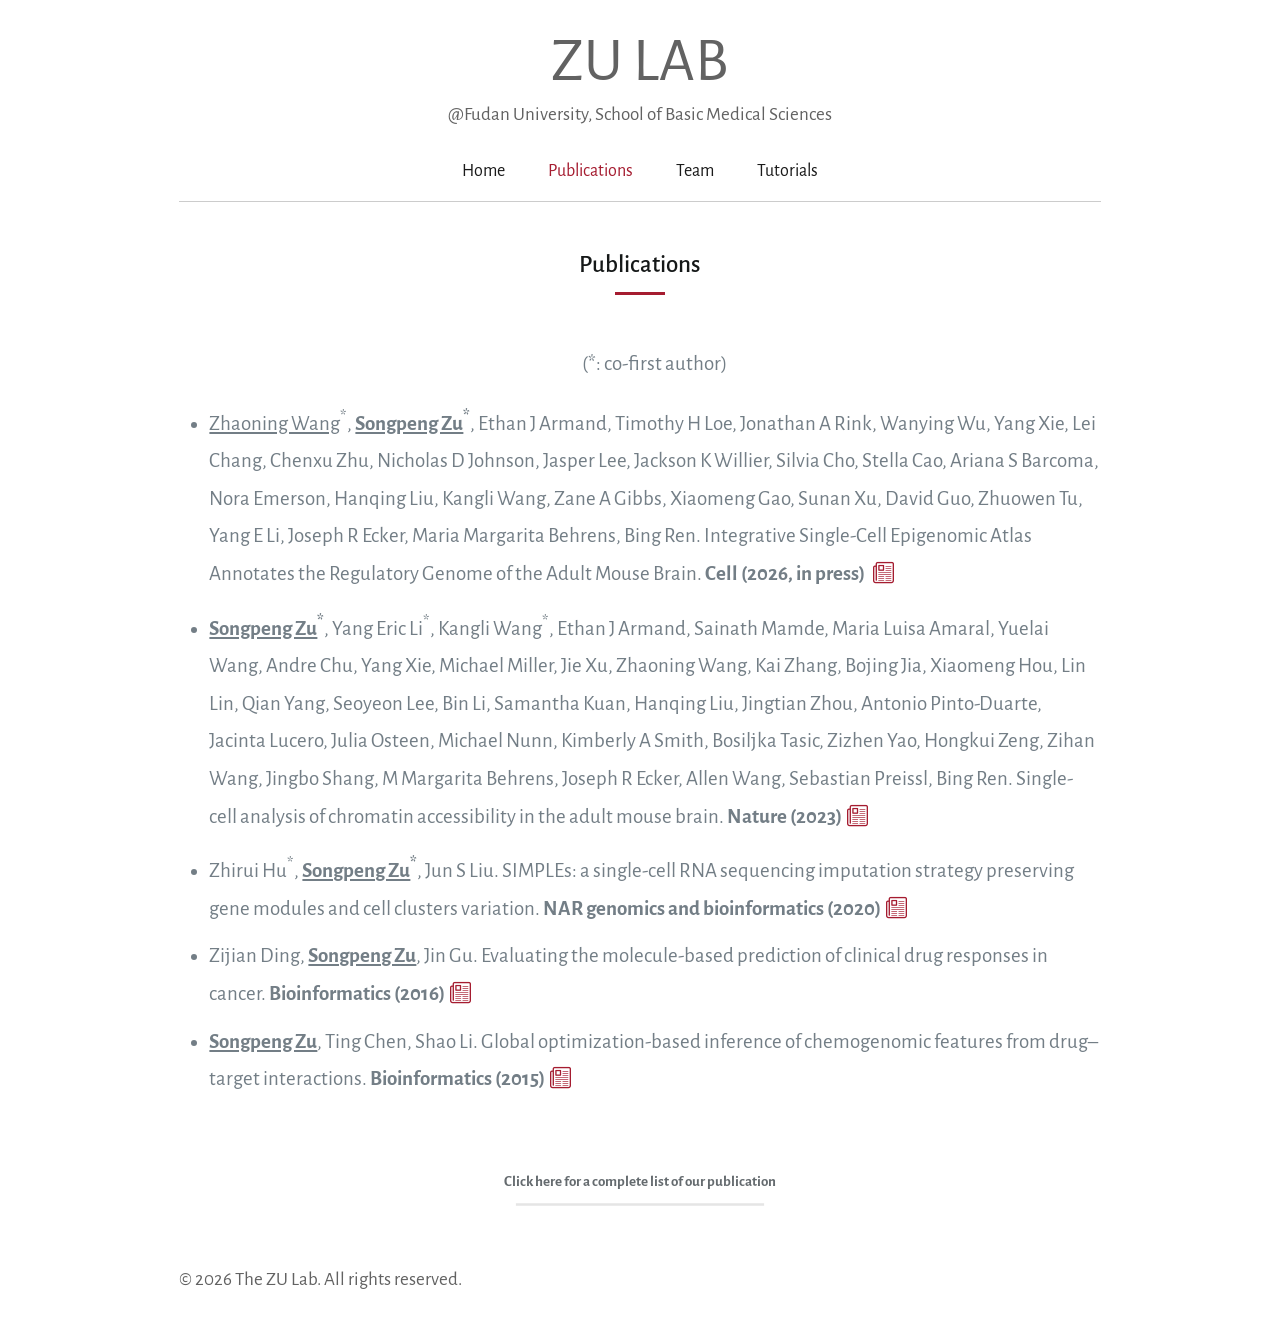
<file: content/simple/publications.html>
<!DOCTYPE html>
<!--[if lt IE 7]><html class="no-js lt-ie10 lt-ie9 lt-ie8 lt-ie7 "> <![endif]-->
  <!--[if IE 7]><html class="no-js lt-ie10 lt-ie9 lt-ie8"> <![endif]-->
  <!--[if IE 8]><html class="no-js lt-ie10 lt-ie9"> <![endif]-->
  <!--[if IE 9]><html class="no-js lt-ie10"> <![endif]-->
  <!--[if gt IE 8]><!-->
      <html class="no-js">
        <!--<![endif]-->

        <head>

          <!-- Basic Page Needs -->
          <meta charset="utf-8">
          <title>ZU_LAB@Fudan|Publications</title>
          <meta name="description" content="">
          <meta name="author" content="">

          <!-- Mobile Specific Metas -->
          <meta name="viewport" content="width=device-width, initial-scale=1, maximum-scale=1">

          <!-- Favicons -->
          <link rel="shortcut icon" href="images/favicon.png">

          <!-- FONTS -->
          <link rel='stylesheet' href='http://fonts.googleapis.com/css?family=Roboto:100,300,400,400italic,700'>
          <link rel='stylesheet' href='http://fonts.googleapis.com/css?family=Patua+One:100,300,400,400italic,700'>
          <link rel='stylesheet' href='http://fonts.googleapis.com/css?family=Raleway:100,300,400,400italic,500,700'>
          <link href="https://fonts.googleapis.com/css?family=Alegreya+Sans&display=swap" rel="stylesheet">
          
          <!-- CSS -->
          <link rel='stylesheet' href='../../css/global.css'>
          <link rel='stylesheet' href='css/structure.css'>
          <link rel='stylesheet' href='css/simple.css'>
          <link rel='stylesheet' href='css/custom.css'>

        </head>

        <body class="style-simple layout-full-width mobile-tb-left
                     no-content-padding header-stack header-center
                     minimalist-header sticky-white ab-hide
                     subheader-both-center menuo-no-borders footer-copy-center">
          <!-- Main Theme Wrapper -->
          <div id="Wrapper">
            <!-- Header Wrapper -->
            <div id="Header_wrapper">
              <!-- Header -->
              <header id="Header">

                <!-- Header -  Logo and Menu area -->
                <div id="Top_bar">
                  <div class="container">
                    <div class="column one">
                      <div class="top_bar_left clearfix loading">

                        <!-- main caption -->
                        <div class="logo">
                          <p class="zlab_caption">ZU LAB<br></p>
                          <p>@Fudan University, School of Basic Medical Sciences</p>
                        </div>

                        <!-- Main menu-->
                        <div class="menu_wrapper">
                          <nav id="menu" class="menu-main-menu-container">
                            <ul id="menu-main-menu" class="menu">
                              <li>
                                <a href="../../index.html"><span>Home</span></a>
                              </li>
                              <li class="current_page_item">
                                <a href="publications.html"><span>Publications</span></a>
                              </li>
                              <li>
                                <a href="team.html"><span>Team</span></a>
                              </li>
                              <li>
                                <a href="../../tutorials/"><span>Tutorials</span></a>
                              </li>
                            </ul>
                          </nav><a class="responsive-menu-toggle" href="#"><i class="icon-menu"></i></a>
                        </div>
                        <!-- Secondary menu area - only for certain pages -->
                        <div class="secondary_menu_wrapper"></div>
                        <!-- Banner area - only for certain pages-->
                        <div class="banner_wrapper"></div>
                        <!-- Header Searchform area-->
                        <div class="search_wrapper">
                          <form method="get" id="searchform" action="#">

                            <input type="text" class="field" name="s" id="s" placeholder="Enter your search" />
                            <input type="submit" class="submit flv_disp_none" value="" />
                          </form>
                        </div>
                      </div>
                    </div>
                  </div>
                </div>
              </header>

              <!--Subheader area - only for certain pages -->
              <div id="Subheader">
                <div class="container">
                  <div class="column one">
                    <h1 class="title">Publications</h1>
                  </div>
                </div>
              </div>
            </div>
            
            <!-- Main Content -->
            <div id="Content">
              <div class="content_wrapper clearfix">
                <div class="sections_group">
                  <div class="entry-content">
                    <div class="section column-margin-30px" style="padding-top:0px; padding-bottom:20px; ">
                      <div class="section_wrapper clearfix">
                        <div class="items_group clearfix">

                          <!-- One Second (1/2) Column -->
                          <div class="column one column_column ">
                            <div class="column_attr big">

                              <ul>
                                <!-- <p style="text-align:center;">(†: corresponding author, *: co-first author, _: Zhou lab members)</p> -->
                                <p style="text-align:center;">(*: co-first author)</p>
                                <li>
                                  <u>Zhaoning Wang</u><sup>*</sup>, <strong><u>Songpeng Zu</u><sup>*</sup></strong>,
                                  Ethan J Armand, Timothy H Loe, Jonathan A Rink, Wanying Wu, Yang Xie, Lei Chang, Chenxu Zhu, Nicholas D Johnson, Jasper Lee, Jackson K Willier, Silvia Cho, Stella Cao, Ariana S Barcoma, Nora Emerson, Hanqing Liu, Kangli Wang, Zane A Gibbs, Xiaomeng Gao, Sunan Xu, David Guo, Zhuowen Tu, Yang E Li, Joseph R Ecker, Maria Margarita Behrens, Bing Ren. Integrative Single-Cell Epigenomic Atlas Annotates the Regulatory Genome of the Adult Mouse Brain. <strong> Cell (2026, in press)</strong>
                                  <a href="https://www.biorxiv.org/content/10.64898/2026.02.07.704075v1.abstract"><i class="icon-doc-line"></i></a>
                                </li>

                                <li>
                                  <strong><u>Songpeng Zu</u><sup>*</sup></strong>, Yang Eric Li<sup>*</sup>, Kangli Wang<sup>*</sup>, Ethan J Armand, Sainath Mamde, Maria Luisa Amaral, Yuelai Wang, Andre Chu, Yang Xie, Michael Miller, Jie Xu, Zhaoning Wang, Kai Zhang, Bojing Jia, Xiaomeng Hou, Lin Lin, Qian Yang, Seoyeon Lee, Bin Li, Samantha Kuan, Hanqing Liu, Jingtian Zhou, Antonio Pinto-Duarte, Jacinta Lucero, Julia Osteen, Michael Nunn, Kimberly A Smith, Bosiljka Tasic, Zizhen Yao, Hongkui Zeng, Zihan Wang, Jingbo Shang, M Margarita Behrens, Joseph R Ecker, Allen Wang, Sebastian Preissl, Bing Ren. Single-cell analysis of chromatin accessibility in the adult mouse brain.
                                  <strong>Nature (2023)</strong><a href="https://www.nature.com/articles/s41586-023-06824-9"><i class="icon-doc-line"></i></a>
                                </li>

                                <li>
                                  Zhirui Hu<sup>*</sup>, <strong><u>Songpeng Zu</u><sup>*</sup></strong>, Jun S Liu. SIMPLEs: a single-cell RNA sequencing imputation strategy preserving gene modules and cell clusters variation.
                                  <strong>NAR genomics and bioinformatics (2020)</strong><a href="https://academic.oup.com/nargab/article/2/4/lqaa077/5912574"><i class="icon-doc-line"></i></a>
                                </li>

                                <li>
                                  Zijian Ding, <strong><u>Songpeng Zu</u></strong>, Jin Gu. Evaluating the molecule-based prediction of clinical drug responses in cancer.
                                  <strong>Bioinformatics (2016)</strong><a href="https://academic.oup.com/bioinformatics/article/32/19/2891/2196464"><i class="icon-doc-line"></i></a>
                                </li>

                                <li>
                                  <strong><u>Songpeng Zu</u></strong>, Ting Chen, Shao Li. Global optimization-based inference of chemogenomic features from drug–target interactions.
                                  <strong>Bioinformatics (2015)</strong><a href="https://academic.oup.com/bioinformatics/article/31/15/2523/188618"><i class="icon-doc-line"></i></a>
                                </li>
                            </div>
                          </div>

                          <div class="column one column_column ">
                            <div class="column_attr align_center">
                              <a class="mfn-link mfn-link-4"
                                 ontouchstart="this.classList.toggle('hover');"
                                 data-hover="Pubmed"
                                 href="https://scholar.google.com/citations?user=_hNPV5IAAAAJ&hl=en">
                                <span data-hover="Pubmed">Click here for a complete list of our publication</span>
                              </a>
                            </div>
                          </div>
                          
                        </div>
                      </div>
                    </div>


                    
                    <div class="section the_content no_content">
                      <div class="section_wrapper">
                        <div class="the_content_wrapper"></div>
                      </div>
                    </div>
                  </div>
                </div>
              </div>
            </div>
            <!-- Footer copyright-->
            <div class="footer_copy">
              <div class="container">
                <div class="column one">
                  <div class="copyright">
                    &copy; 2026 The ZU Lab. All rights reserved.
                  </div>
                  <!--Social info area-->
                  <ul class="social"></ul>
                </div>
              </div>
            </div>
</footer>
</div>

</body>

</html>
</file>
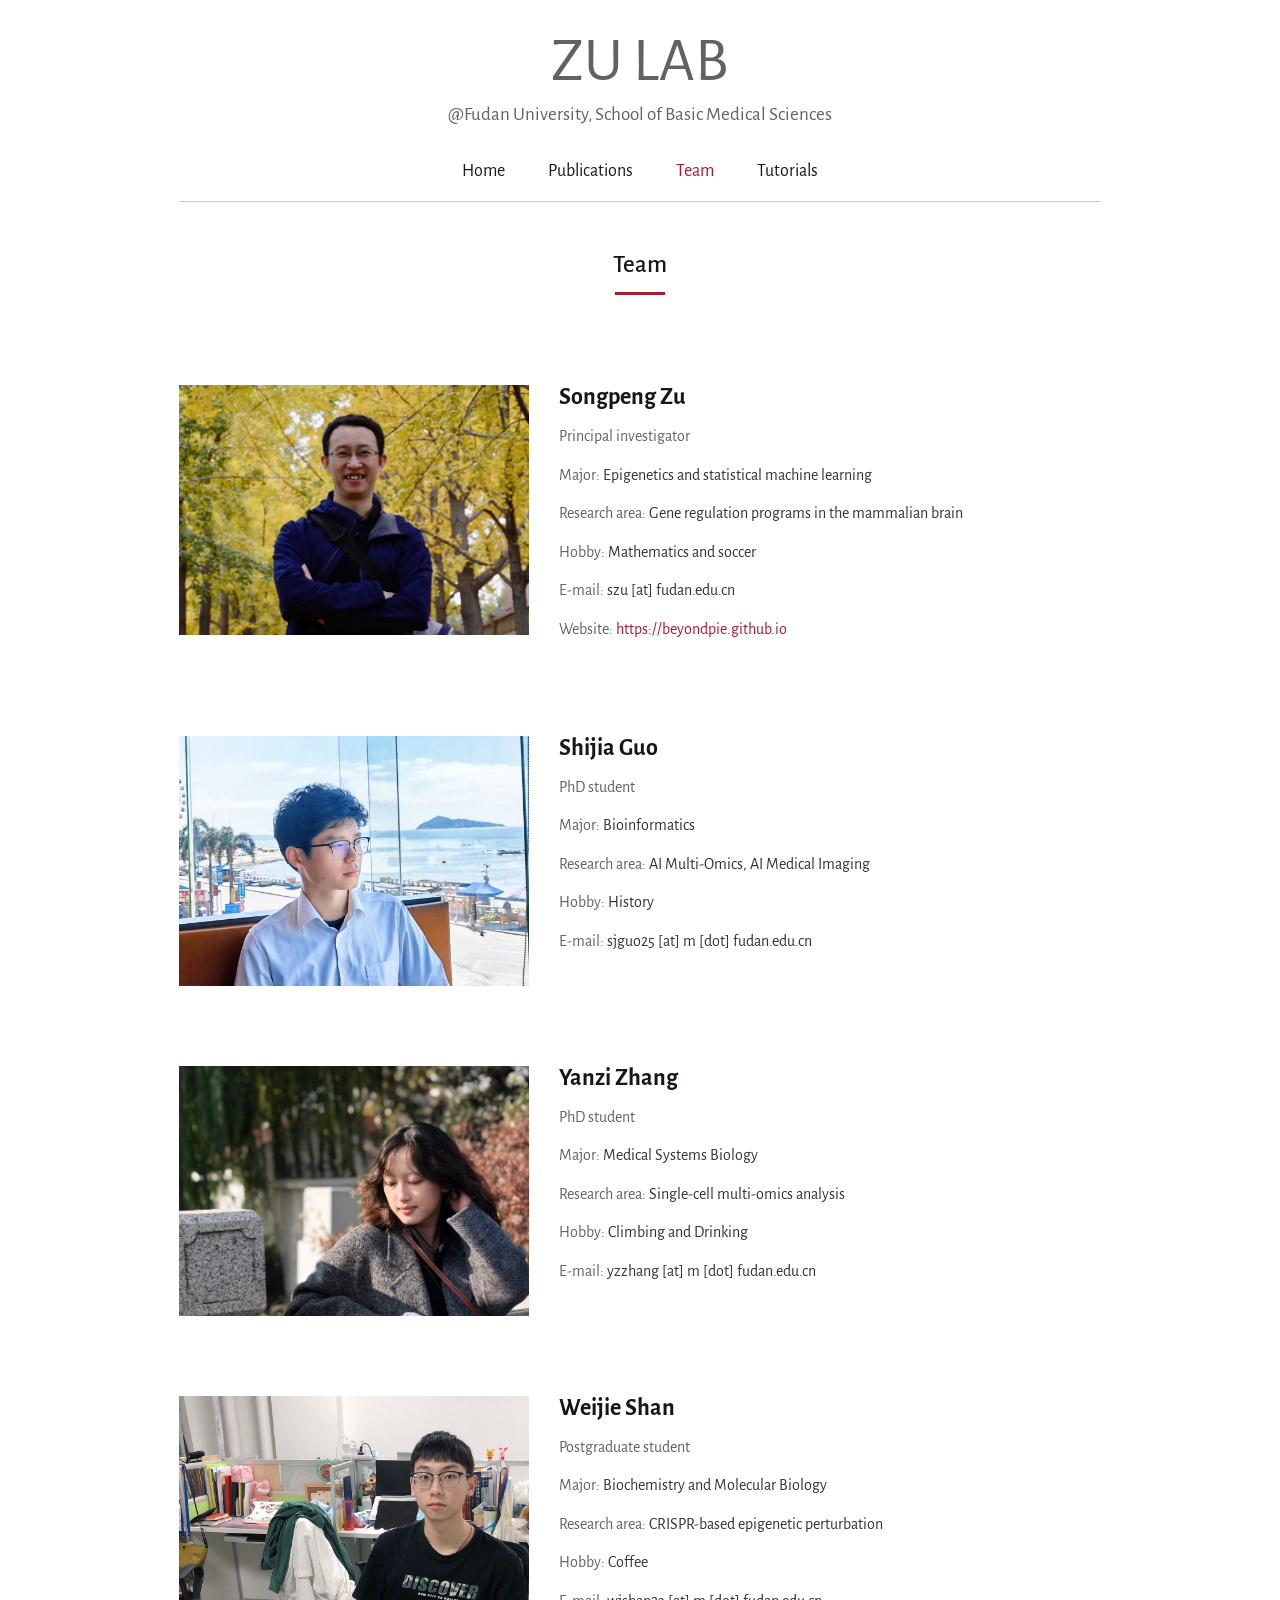
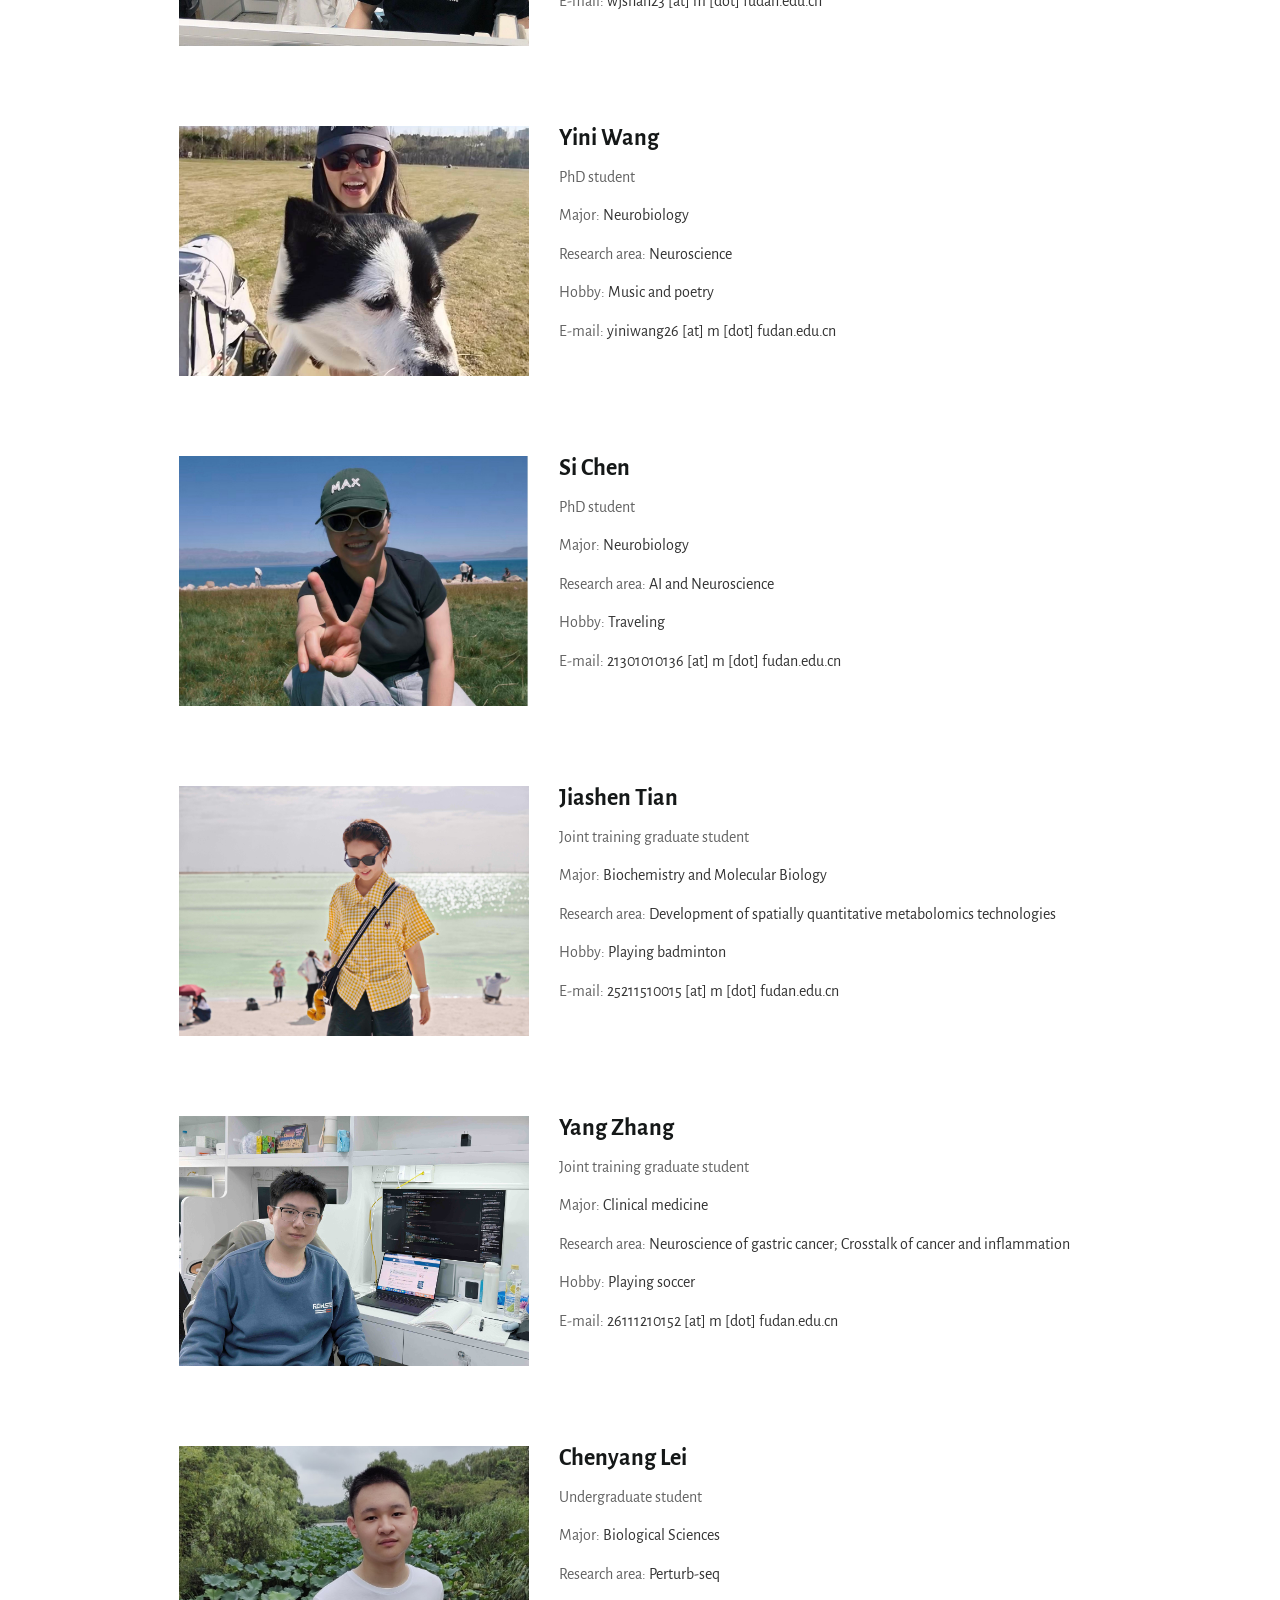
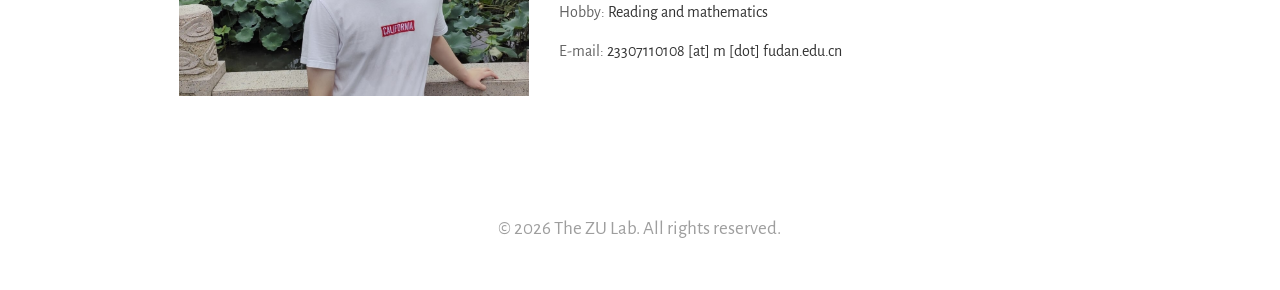
<file: content/simple/team.html>
<!DOCTYPE html>
<!--[if lt IE 7]>
    <html class="no-js lt-ie10 lt-ie9 lt-ie8 lt-ie7 ">
      <![endif]-->
<!--[if IE 7]><html class="no-js lt-ie10 lt-ie9 lt-ie8"> <![endif]-->
  <!--[if IE 8]>
      <html class="no-js lt-ie10 lt-ie9">
        <![endif]-->
<!--[if IE 9]><html class="no-js lt-ie10"> <![endif]-->
  <!--[if gt IE 8]>
      <!-->
<html class="no-js">
  <!--
      <![endif]-->

<head>

    <!-- Basic Page Needs -->
    <meta charset="utf-8">
    <title>ZU_LAB@Fudan|Team</title>
    <meta name="description" content="">
    <meta name="author" content="">

    <!-- Mobile Specific Metas -->
    <meta name="viewport" content="width=device-width, initial-scale=1">

    <!-- FONTS -->
    <link rel='stylesheet' href='https://fonts.googleapis.com/css?family=Roboto:100,300,400,400italic,700'>
    <link rel='stylesheet' href='https://fonts.googleapis.com/css?family=Patua+One:100,300,400,400italic,700'>
    <link rel='stylesheet' href='https://fonts.googleapis.com/css?family=Raleway:100,300,400,400italic,500,700'>
    <link href="https://fonts.googleapis.com/css?family=Alegreya+Sans&amp;display=swap" rel="stylesheet">
    
    <!-- CSS -->
    <link rel='stylesheet' href='../../css/global.css'>
    <link rel='stylesheet' href='css/structure.css'>
    <link rel='stylesheet' href='css/simple.css'>
    <link rel='stylesheet' href='css/custom.css'>

    <style>
      /* Team member card styles */
      .team-member-card {
        margin-bottom: 50px;
        display: flex;
        align-items: flex-start;
        gap: 30px;
      }
      
      .member-photo {
        width: 350px;
        min-width: 250px;
        height: 250px;
        border: none;
        display: flex;
        align-items: center;
        justify-content: center;
        background-color: #f9f9f9;
        position: relative;
        overflow: hidden;
      }
      
      .member-photo img {
        width: 100%;
        height: 100%;
        object-fit: cover;
      }
      
      .member-photo-placeholder {
        color: #999;
        font-size: 16px;
      }
      
      .member-info {
        flex: 1;
      }
      
      .member-name {
        font-size: 24px;
        font-weight: bold;
        margin-bottom: 15px;
        margin-top: 0;
      }
      
      .member-detail {
        margin-bottom: 13px;
        line-height: 1.6;
        font-size: 16px;
      }
      
      .member-detail-label {
        font-weight: normal;
      }
      
      .member-detail-value {
        color: #333;
      }
      
      @media (max-width: 768px) {
        .team-member-card {
          flex-direction: column;
        }
        
        .member-photo {
          width: 100%;
          max-width: 250px;
          margin: 0 auto;
        }
      }
    </style>

</head>

<body
    class="style-simple layout-full-width mobile-tb-left
           no-content-padding header-stack header-center
           minimalist-header sticky-white ab-hide subheader-both-center
           menuo-no-borders footer-copy-center">
  <!-- Main Theme Wrapper -->
  <div id="Wrapper">
    <!-- Header Wrapper -->
    <div id="Header_wrapper">
      <!-- Header -->
      <header id="Header">

        <!-- Header -  Logo and Menu area -->
        <div id="Top_bar">
          <div class="container">
            <div class="column one">
              <div class="top_bar_left clearfix loading">

                <!-- main caption -->
                <div class="logo">
                  <p class="zlab_caption">ZU LAB<br></p>
                  <p>@Fudan University, School of Basic Medical Sciences</p>
                </div>

                <!-- Main menu-->
                <div class="menu_wrapper">
                  <nav id="menu" class="menu-main-menu-container">
                    <ul id="menu-main-menu" class="menu">
                      <li>
                        <a href="../../index.html"><span>Home</span></a>
                      </li>
                      <li>
                        <a href="publications.html"><span>Publications</span></a>
                      </li>
                      <li class="current_page_item">
                        <a href="team.html"><span>Team</span></a>
                      </li>
                      <li>
                        <a href="../../tutorials/"><span>Tutorials</span></a>
                      </li>
                    </ul>
                  </nav><a class="responsive-menu-toggle" href="#"><i class="icon-menu"></i></a>
                </div>
                <!-- Secondary menu area - only for certain pages -->
                <div class="secondary_menu_wrapper"></div>
                <!-- Banner area - only for certain pages-->
                <div class="banner_wrapper"></div>
                <!-- Header Searchform area-->
                <div class="search_wrapper">
                  <form method="get" id="searchform" action="#">

                    <input type="text" class="field" name="s" id="s" placeholder="Enter your search" />
                    <input type="submit" class="submit flv_disp_none" value="" />
                  </form>
                </div>
              </div>
            </div>
          </div>
        </div>
      </header>

      <!--Subheader area - only for certain pages -->
      <div id="Subheader">
        <div class="container">
          <div class="column one">
            <h1 class="title">Team</h1>
          </div>
        </div>
      </div>
    </div>
    
    <!-- Main Content -->
    <div id="Content">
      <div class="content_wrapper clearfix">
        <div class="sections_group">
          <div class="entry-content">
            <div class="section column-margin-30px" style="padding-top:40px; padding-bottom:40px; ">
              <div class="section_wrapper clearfix">
                <div class="items_group clearfix">

                  <!-- Member 1 -->
                  <div class="column one column_column">
                    <div class="column_attr">
                      <div class="team-member-card">
                        <div class="member-photo">
                          <img src="images/member_photo/songpeng.jpg" alt="Songpeng Zu">
                        </div>
                        <div class="member-info">
                          <h2 class="member-name">Songpeng Zu</h2>
                          <div class="member-detail">
                            <span class="member-detail-label">Principal investigator</span>
                          </div>
                          <div class="member-detail">
                            <span class="member-detail-label">Major:</span>
                            <span class="member-detail-value">Epigenetics and statistical machine learning</span>
                          </div>
                          <div class="member-detail">
                            <span class="member-detail-label">Research area:</span>
                            <span class="member-detail-value">Gene regulation programs in the mammalian brain</span>
                          </div>
                          <div class="member-detail">
                            <span class="member-detail-label">Hobby:</span>
                            <span class="member-detail-value">Mathematics and soccer</span>
                          </div>
                          <div class="member-detail">
                            <span class="member-detail-label">E-mail:</span>
                            <span class="member-detail-value">szu [at] fudan.edu.cn</span>
                          </div>
                          <div class="member-detail">
                            <span class="member-detail-label">Website:</span>
                            <span class="member-detail-value"><a href="https://beyondpie.github.io" target="_blank" rel="noopener noreferrer"> https://beyondpie.github.io</a></span>
                          </div>
                        </div>
                      </div>
                    </div>
                  </div>          
                  
                  

                  <!-- Member 2 -->
                  <div class="column one column_column">
                    <div class="column_attr">
                      <div class="team-member-card">
                        <div class="member-photo">
                          <img src="images/member_photo/shijia.jpg" alt="Shijia Guo">
                        </div>
                        <div class="member-info">
                          <h2 class="member-name">Shijia Guo</h2>
                          <div class="member-detail">
                            <span class="member-detail-label">PhD student</span>
                          </div>
                          <div class="member-detail">
                            <span class="member-detail-label">Major:</span>
                            <span class="member-detail-value">Bioinformatics</span>
                          </div>
                          <div class="member-detail">
                            <span class="member-detail-label">Research area:</span>
                            <span class="member-detail-value">AI Multi-Omics, AI Medical Imaging</span>
                          </div>
                          <div class="member-detail">
                            <span class="member-detail-label">Hobby:</span>
                            <span class="member-detail-value">History</span>
                          </div>
                          <div class="member-detail">
                            <span class="member-detail-label">E-mail:</span>
                            <span class="member-detail-value">sjguo25 [at] m [dot] fudan.edu.cn</span>
                          </div>
                        </div>
                      </div>
                    </div>
                  </div>       



                  <!-- Member 3 --> 
                  <div class="column one column_column">
                    <div class="column_attr">
                      <div class="team-member-card">
                        <!-- 左侧照片区域 -->
                        <div class="member-photo">
                          <!-- 如果有照片，使用下面的代码替换 -->
                          <img src="images/member_photo/yanzi.jpg" alt="Yanzi Zhang">
                          <!-- 如果没有照片，使用下面的占位符 -->
                          <!-- <div class="member-photo-placeholder">生活照</div> -->
                        </div>
                        <!-- 右侧信息区域 -->
                        <div class="member-info">
                          <h2 class="member-name">Yanzi Zhang</h2>
                          <div class="member-detail">
                            <span class="member-detail-label">PhD student</span>
                          </div>
                          <div class="member-detail">
                            <span class="member-detail-label">Major:</span>
                            <span class="member-detail-value">Medical Systems Biology</span>
                          </div>
                          <div class="member-detail">
                            <span class="member-detail-label">Research area:</span>
                            <span class="member-detail-value">Single-cell multi-omics analysis</span>
                          </div>
                          <div class="member-detail">
                            <span class="member-detail-label">Hobby:</span>
                            <span class="member-detail-value">Climbing and Drinking</span>
                          </div>
                          <div class="member-detail">
                            <span class="member-detail-label">E-mail:</span>
                            <span class="member-detail-value">yzzhang [at] m [dot] fudan.edu.cn</span>
                          </div>
                        </div>
                      </div>
                    </div>
                  </div> 


                  <!-- Member 4 --> 
                  <div class="column one column_column">
                    <div class="column_attr">
                      <div class="team-member-card">
                        <!-- 左侧照片区域 -->
                        <div class="member-photo">
                          <!-- 如果有照片，使用下面的代码替换 -->
                          <img src="images/member_photo/WeijieShan.jpg" alt="Weijie Shan">
                          <!-- 如果没有照片，使用下面的占位符 -->
                          <!-- <div class="member-photo-placeholder">生活照</div> -->
                        </div>
                        <!-- 右侧信息区域 -->
                        <div class="member-info">
                          <h2 class="member-name">Weijie Shan</h2>
                          <div class="member-detail">
                            <span class="member-detail-label">Postgraduate student</span>
                          </div>
                          <div class="member-detail">
                            <span class="member-detail-label">Major:</span>
                            <span class="member-detail-value">Biochemistry and Molecular Biology</span>
                          </div>
                          <div class="member-detail">
                            <span class="member-detail-label">Research area:</span>
                            <span class="member-detail-value">CRISPR-based epigenetic perturbation</span>
                          </div>
                          <div class="member-detail">
                            <span class="member-detail-label">Hobby:</span>
                            <span class="member-detail-value">Coffee</span>
                          </div>
                          <div class="member-detail">
                            <span class="member-detail-label">E-mail:</span>
                            <span class="member-detail-value">wjshan23 [at] m [dot] fudan.edu.cn</span>
                          </div>
                        </div>
                      </div>
                    </div>
                  </div>

                  <!-- Member 5 -->
                  <div class="column one column_column">
                    <div class="column_attr">
                      <div class="team-member-card">
                        <!-- 左侧照片区域 -->
                        <div class="member-photo">
                          <!-- 如果有照片，使用下面的代码替换 -->
                          <img src="images/member_photo/yini.jpg" alt="Yini Wang">
                          <!-- 如果没有照片，使用下面的占位符 -->
                          <!-- <div class="member-photo-placeholder">生活照</div> -->
                        </div>
                        
                        <!-- 右侧信息区域 -->
                        <div class="member-info">
                          <h2 class="member-name">Yini Wang</h2>
                          <div class="member-detail">
                            <span class="member-detail-label">PhD student</span>
                          </div>
                          <div class="member-detail">
                            <span class="member-detail-label">Major:</span>
                            <span class="member-detail-value">Neurobiology</span>
                          </div>
                          <div class="member-detail">
                            <span class="member-detail-label">Research area:</span>
                            <span class="member-detail-value">Neuroscience</span>
                          </div>
                          <div class="member-detail">
                            <span class="member-detail-label">Hobby:</span>
                            <span class="member-detail-value">Music and poetry</span>
                          </div>
                          <div class="member-detail">
                            <span class="member-detail-label">E-mail:</span>
                            <span class="member-detail-value">yiniwang26 [at] m [dot] fudan.edu.cn</span>
                          </div>
                        </div>
                      </div>
                    </div>
                  </div>
                  
                  <!-- Member 6 -->
                  <div class="column one column_column">
                    <div class="column_attr">
                      <div class="team-member-card">
                        <!-- 左侧照片区域 -->
                        <div class="member-photo">
                          <!-- 如果有照片，使用下面的代码替换 -->
                          <img src="images/member_photo/SiChen.jpg" alt="Si Chen">
                          <!-- 如果没有照片，使用下面的占位符 -->
                          <!-- <div class="member-photo-placeholder">生活照</div> -->
                        </div>
                        
                        <!-- 右侧信息区域 -->
                        <div class="member-info">
                          <h2 class="member-name">Si Chen</h2>
                          <div class="member-detail">
                            <span class="member-detail-label">PhD student</span>
                          </div>
                          <div class="member-detail">
                            <span class="member-detail-label">Major:</span>
                            <span class="member-detail-value">Neurobiology</span>
                          </div>
                          <div class="member-detail">
                            <span class="member-detail-label">Research area:</span>
                            <span class="member-detail-value">AI and Neuroscience</span>
                          </div>
                          <div class="member-detail">
                            <span class="member-detail-label">Hobby:</span>
                            <span class="member-detail-value">Traveling</span>
                          </div>
                          <div class="member-detail">
                            <span class="member-detail-label">E-mail:</span>
                            <span class="member-detail-value">21301010136 [at] m [dot] fudan.edu.cn</span>
                          </div>
                        </div>
                      </div>
                    </div>
                  </div>

                  <!-- Member 7 -->
                  <div class="column one column_column">
                    <div class="column_attr">
                      <div class="team-member-card">
                        <!-- 左侧照片区域 -->
                        <div class="member-photo">
                          <!-- 如果有照片，使用下面的代码替换 -->
                          <img src="images/member_photo/jiashen.jpg" alt="Jiashen Tian">
                          <!-- 如果没有照片，使用下面的占位符 -->
                          <!-- <div class="member-photo-placeholder">生活照</div> -->
                        </div>
                        
                        <!-- 右侧信息区域 -->
                        <div class="member-info">
                          <h2 class="member-name">Jiashen Tian</h2>
                          <div class="member-detail">
                            <span class="member-detail-label">Joint training graduate student</span>
                          </div>
                          <div class="member-detail">
                            <span class="member-detail-label">Major:</span>
                            <span class="member-detail-value">Biochemistry and Molecular Biology</span>
                          </div>
                          <div class="member-detail">
                            <span class="member-detail-label">Research area:</span>
                            <span class="member-detail-value">Development of spatially quantitative metabolomics technologies</span>
                          </div>
                          <div class="member-detail">
                            <span class="member-detail-label">Hobby:</span>
                            <span class="member-detail-value">Playing badminton</span>
                          </div>
                          <div class="member-detail">
                            <span class="member-detail-label">E-mail:</span>
                            <span class="member-detail-value">25211510015 [at] m [dot] fudan.edu.cn</span>
                          </div>
                        </div>
                      </div>
                    </div>
                  </div>

                  <!-- Member 8 -->
                  <div class="column one column_column">
                    <div class="column_attr">
                      <div class="team-member-card">
                        <!-- 左侧照片区域 -->
                        <div class="member-photo">
                          <!-- 如果有照片，使用下面的代码替换 -->
                          <img src="images/member_photo/yang.jpg" alt="Yang Zhang">
                          <!-- 如果没有照片，使用下面的占位符 -->
                          <!-- <div class="member-photo-placeholder">生活照</div> -->
                        </div>
                        
                        <!-- 右侧信息区域 -->
                        <div class="member-info">
                          <h2 class="member-name">Yang Zhang</h2>
                          <div class="member-detail">
                            <span class="member-detail-label">Joint training graduate student</span>
                          </div>
                          <div class="member-detail">
                            <span class="member-detail-label">Major:</span>
                            <span class="member-detail-value">Clinical medicine</span>
                          </div>
                          <div class="member-detail">
                            <span class="member-detail-label">Research area:</span>
                            <span class="member-detail-value">Neuroscience of gastric cancer; Crosstalk of cancer and inflammation</span>
                          </div>
                          <div class="member-detail">
                            <span class="member-detail-label">Hobby:</span>
                            <span class="member-detail-value">Playing soccer</span>
                          </div>
                          <div class="member-detail">
                            <span class="member-detail-label">E-mail:</span>
                            <span class="member-detail-value">26111210152 [at] m [dot] fudan.edu.cn</span>
                          </div>
                        </div>
                      </div>
                    </div>
                  </div>
                  
                  <!-- Member 9 -->
                  <div class="column one column_column">
                    <div class="column_attr">
                      <div class="team-member-card">
                        <div class="member-photo">
                          <img src="images/member_photo/ChenyangLei.jpg" alt="Chenyang Lei">
                        </div>
                        <div class="member-info">
                          <h2 class="member-name">Chenyang Lei</h2>
                          <div class="member-detail">
                            <span class="member-detail-label">Undergraduate student</span>
                          </div>
                          <div class="member-detail">
                            <span class="member-detail-label">Major:</span>
                            <span class="member-detail-value">Biological Sciences</span>
                          </div>
                          <div class="member-detail">
                            <span class="member-detail-label">Research area:</span>
                            <span class="member-detail-value">Perturb-seq</span>
                          </div>
                          <div class="member-detail">
                            <span class="member-detail-label">Hobby:</span>
                            <span class="member-detail-value">Reading and mathematics</span>
                          </div>
                          <div class="member-detail">
                            <span class="member-detail-label">E-mail:</span>
                            <span class="member-detail-value">23307110108 [at] m [dot] fudan.edu.cn</span>
                          </div>
                        </div>
                      </div>
                    </div>
                  </div>       


                </div>
              </div>
            </div>

            
            <div class="section the_content no_content">
              <div class="section_wrapper">
                <div class="the_content_wrapper"></div>
              </div>
            </div>
          </div>
        </div>
      </div>
    </div>
      <footer id="Footer" class="clearfix">
      <!-- Footer copyright-->
      <div class="footer_copy">
        <div class="container">
          <div class="column one">
            <div class="copyright">
              &copy; 2026 The ZU Lab. All rights reserved.
            </div>
            <!--Social info area-->
            <ul class="social"></ul>
          </div>
        </div>
      </div>
    </footer>
  </div>
  

</body>

</html>
</file>
